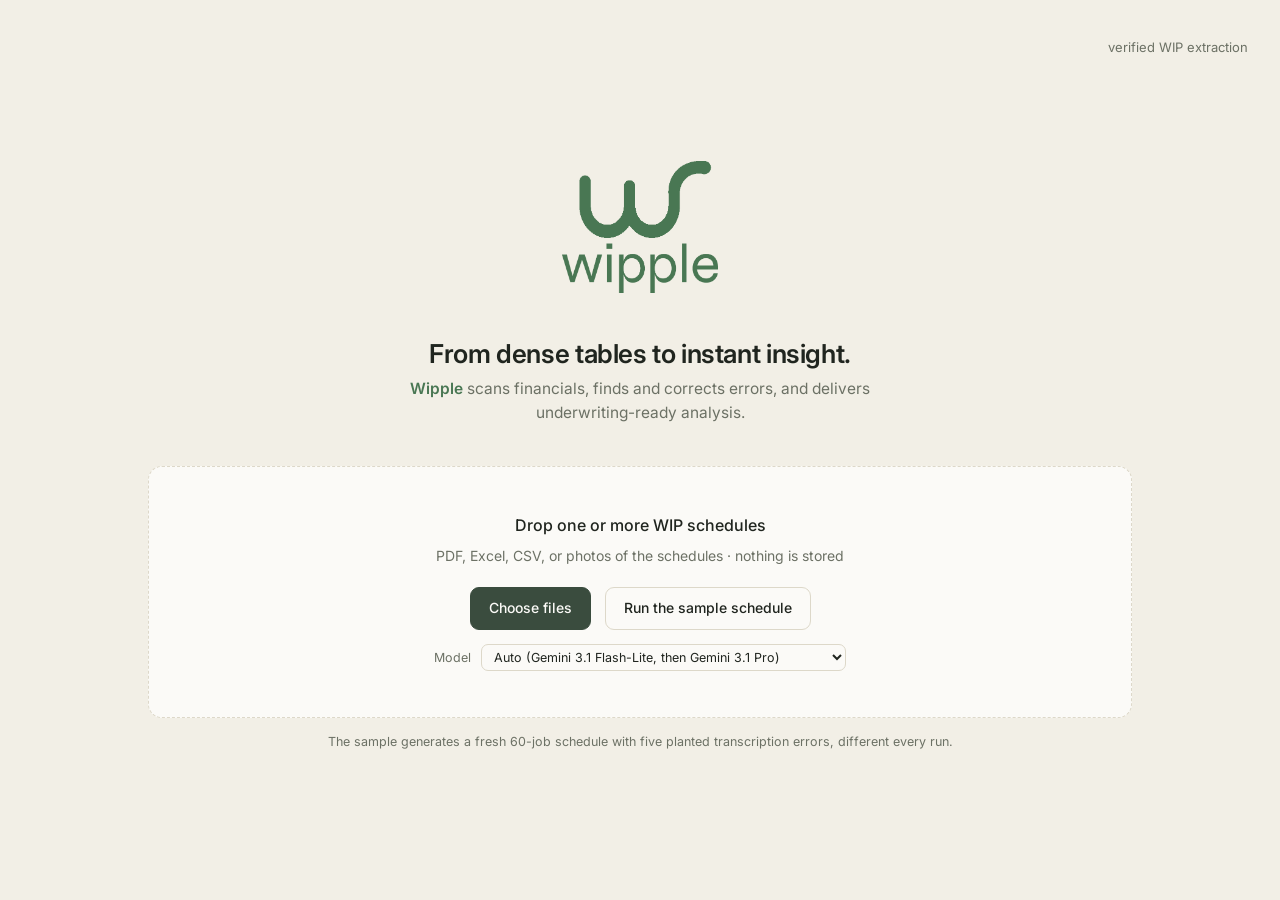
<file: static/index.html>
<!doctype html>
<html lang="en">
<head>
<meta charset="utf-8">
<meta name="viewport" content="width=device-width, initial-scale=1">
<title>wipple · verified WIP extraction</title>
<link rel="preconnect" href="https://fonts.googleapis.com">
<link href="https://fonts.googleapis.com/css2?family=Inter:wght@400;500;600&display=swap" rel="stylesheet">
<link rel="stylesheet" href="/static/styles/wipple.css">
</head>
<body>
<div class="wrap">
<header>
  <!-- Starts hidden because the landing is the default view; show() reveals
       it on every other view. -->
  <div class="mark" style="visibility:hidden"><img id="headerLogo" src="/static/logo/logo2_bw.png" alt="wipple" style="height:30px;display:block"></div>
  <nav id="nav" class="hidden" style="display:flex;gap:8px">
    <button class="btn" id="newScan">New scan</button>
    <button class="btn hidden" id="navBatch">Validations</button>
    <button class="btn hidden" id="navMatch">Job matching</button>
    <button class="btn hidden" id="navConsolidated">Validated WIP</button>
    <button class="btn hidden" id="navTrends">Analysis</button>
    <button class="btn" id="navCert">Validation</button>
    <button class="btn" id="navDash">Analysis</button>
  </nav>
  <div class="tag" id="tagline">verified WIP extraction</div>
</header>

<section id="landing">
  <img class="hero-logo" id="heroLogo" src="/static/logo/wipple-text-logo.png" alt="wipple">
  <h1>From dense tables to instant insight.</h1>
  <p class="sub"><em>Wipple</em> scans financials, finds and corrects errors, and delivers underwriting-ready analysis.</p>
  <div class="drop" id="drop">
    <strong>Drop one or more WIP schedules</strong>
    <p>PDF, Excel, CSV, or photos of the schedules · nothing is stored</p>
    <div class="actions">
      <button class="btn primary" id="pick">Choose files</button>
      <button class="btn" id="sample">Run the sample schedule</button>
    </div>
    <div style="margin-top:14px;font-size:12.5px;color:var(--muted)">
      <label for="model">Model</label>
      <select id="model" style="margin-left:6px;font:inherit;color:var(--ink);background:var(--surface);border:1px solid var(--line);border-radius:7px;padding:4px 8px">
        <option value="">Auto (Gemini 3.1 Flash-Lite, then Gemini 3.1 Pro)</option>
        <optgroup label="Gemini">
          <option value="gemini-3.1-flash-lite">Gemini 3.1 Flash-Lite · proven default</option>
          <option value="gemini-3.5-flash-lite">Gemini 3.5 Flash-Lite · efficient document extraction</option>
          <option value="gemini-3.6-flash">Gemini 3.6 Flash · latest workhorse</option>
          <option value="gemini-3.5-flash">Gemini 3.5 Flash · stronger, higher cost</option>
          <option value="gemini-3-flash-preview">Gemini 3 Flash Preview</option>
          <option value="gemini-3.1-pro-preview">Gemini 3.1 Pro Preview · strongest retry</option>
        </optgroup>
        <optgroup label="Claude · experimental">
          <option value="claude-haiku-4-5">Claude Haiku 4.5</option>
          <option value="claude-sonnet-5">Claude Sonnet 5</option>
          <option value="claude-opus-4-8">Claude Opus 4.8</option>
        </optgroup>
        <optgroup label="OpenAI">
          <option value="gpt-5.6-luna">GPT-5.6 Luna · efficient</option>
          <option value="gpt-5.6-terra">GPT-5.6 Terra · balanced</option>
          <option value="gpt-5.6-sol">GPT-5.6 Sol · strongest</option>
        </optgroup>
      </select>
    </div>
  </div>
  <p class="quiet">The sample generates a fresh 60-job schedule with five planted transcription errors, different every run.</p>
  <input type="file" id="file" accept=".pdf,.xlsx,.xlsm,.csv,.tsv,.png,.jpg,.jpeg,.webp" class="hidden" multiple>
</section>

<section id="processing" class="hidden">
  <!-- The blue/green/red cycle images never shipped, so every load 404'd four
       times and fell through to the text mark. One real lockup, still pulsing. -->
  <div class="loader-logo" aria-hidden="true">
    <img id="loaderLogoImage" src="/static/logo/wipple-text-logo.png" alt="">
    <span class="loader-logo-fallback mark">w<span>i</span>pple</span>
  </div>
  <div class="batch-progress hidden" id="batchProgress">
    <div class="batch-progress-top"><strong id="batchProgressCount">0 of 0 complete</strong>
      <span id="batchProgressFile"></span></div>
    <div class="batch-progress-track" aria-hidden="true"><span id="batchProgressBar"></span></div>
  </div>
  <div class="batch-lanes hidden" id="batchLanes"></div>
  <div class="log" id="log"></div>
</section>

<div id="secnav" class="hidden"></div>

<section id="certificate" class="hidden"></section>

<section id="dash" class="hidden"></section>

<section id="batch" class="hidden"></section>

<section id="matching" class="hidden flow-page"></section>

<section id="mapping" class="hidden"></section>

<section id="consolidated" class="hidden flow-page"></section>

<section id="timeseries" class="hidden flow-page"></section>

<section id="err" class="hidden">
  <h2>Couldn't read that document</h2>
  <p id="errmsg"></p>
  <div class="actions" style="margin-top:22px">
    <button class="btn" id="startOver">Start over</button>
  </div>
</section>
</div>

<script src="/static/job_matching.js"></script>
<script src="/static/wip_math.js"></script>
<script src="/static/mapping_ui.js"></script>
<script src="/static/review_refinement.js"></script>
<script src="/static/app/00-core.js"></script>
<script src="/static/app/01-app-state.js"></script>
<script src="/static/app/05-static-events.js"></script>
<script src="/static/app/10-state-batch.js"></script>
<script src="/static/app/15-totals.js"></script>
<script src="/static/app/20-portfolio.js"></script>
<script src="/static/app/30-document.js"></script>
<script src="/static/app/40-validation.js"></script>
<script src="/static/app/50-analysis.js"></script>
<script src="/static/app/55-job-modal.js"></script>
<script src="/static/app/60-printing.js"></script>
</body>
</html>
</file>
<file: static/styles/wipple.css>
:root{
  --paper:#F2EFE6; --surface:#FBFAF7; --ink:#20251F; --muted:#6C7165;
  --sage:#5C7160; --sage-deep:#3A4C3E; --brick:#A3402F; --amber:#92671E;
  --line:#DDD8C9; --line-soft:#E8E4D7;
  --brand:#497753;   /* sampled from the logo mark itself */
}
*{box-sizing:border-box;margin:0}
html{scroll-behavior:smooth}
@media (prefers-reduced-motion: reduce){html{scroll-behavior:auto}
  *,*::before,*::after{animation:none!important;transition:none!important}}
body{background:var(--paper);color:var(--ink);
  font:400 15.5px/1.6 Inter,system-ui,sans-serif;
  -webkit-font-smoothing:antialiased}
.wrap{max-width:1040px;margin:0 auto;padding:0 28px}
.num{font-variant-numeric:tabular-nums}
button{font:inherit;cursor:pointer}
input[type=checkbox]{accent-color:var(--sage-deep);width:15px;height:15px;cursor:pointer}
:focus-visible{outline:2px solid var(--sage-deep);outline-offset:2px}
.hidden{display:none!important}

header{padding:22px 32px;margin:0 calc(50% - 50vw);display:flex;align-items:baseline;justify-content:space-between}
.mark{font:600 24px Inter,system-ui,sans-serif;color:var(--sage-deep);letter-spacing:-.01em}
.mark span{color:var(--sage)}
.tag{font-size:13px;color:var(--muted)}

/* landing */
#landing{padding:9vh 0 12vh;text-align:center}
/* max-width keeps the measure readable, so the blocks need auto side margins
   to sit centered rather than centering their text inside a left-hung box. */
#landing h1,#landing .sub{margin-left:auto;margin-right:auto}
/* The source lockup is 511x431, so anything up to 215px tall still renders
   sharp on a 2x display. Past that it needs re-exporting, not stretching. */
/* Centered mark over a left-aligned value prop: `auto` side margins only,
   so the headline and subhead keep their own left edge. */
.hero-logo{display:block;height:132px;width:auto;margin:0 auto 44px}
@media(max-width:620px){.hero-logo{height:100px;margin-bottom:20px}}
h1{font:600 26px/1.3 Inter,system-ui,sans-serif;letter-spacing:-.015em;max-width:30ch}
h1 em{font-style:normal;color:var(--sage-deep)}
.sub{margin:18px 0 40px;color:var(--muted);max-width:52ch}
/* The brand name lifts out of the muted subhead in the logo's own green
   rather than the darker --sage-deep used for in-copy emphasis. */
.sub em{font-style:normal;font-weight:600;color:var(--brand)}
/* The headline belongs to the sentence under it, not to the logo above it.
   Scoped to the landing: .sub is also a subtitle in the print report. */
#landing .sub{margin-top:6px}
.drop{border:1.5px dashed var(--line);border-radius:14px;background:var(--surface);
  padding:46px 32px;text-align:center;transition:border-color .15s}
.drop.on{border-color:var(--sage)}
.drop p{color:var(--muted);font-size:14px}
.drop strong{display:block;font-weight:500;color:var(--ink);font-size:16px;margin-bottom:6px}
.actions{display:flex;gap:14px;justify-content:center;margin-top:20px;flex-wrap:wrap}
.btn{border:1px solid var(--line);background:var(--surface);border-radius:9px;
  padding:9px 18px;font-weight:500;font-size:14px;color:var(--ink)}
.btn:hover{border-color:var(--sage)}
.btn.primary{background:var(--sage-deep);border-color:var(--sage-deep);color:#FBFAF7}
.btn.primary:hover{background:#2E3D31}
.quiet{font-size:12.5px;color:var(--muted);text-align:center;margin-top:14px}
.batch-intro{display:flex;align-items:end;justify-content:space-between;gap:20px;margin-bottom:24px}
.batch-intro h2{font:600 32px/1.2 Inter,system-ui,sans-serif;letter-spacing:-.015em}
.batch-intro p{color:var(--muted);font-size:14px;max-width:52ch;margin-top:6px}
.batch-intro-actions{display:flex;align-items:center;justify-content:flex-end;gap:10px;flex-wrap:wrap}
.quiet-btn{background:transparent;border-color:var(--line-soft);color:var(--muted)}
.quiet-btn:hover{border-color:var(--line);color:var(--ink)}
.batch-intro .next-arrow{font-size:18px;line-height:0;margin-left:6px}
.batch-grid{display:grid;grid-template-columns:repeat(auto-fit,minmax(260px,1fr));gap:12px}
.batch-card{background:var(--surface);border:1px solid var(--line-soft);border-radius:12px;padding:15px 18px 16px;display:flex;flex-direction:column;gap:10px;min-width:0}
.batch-card.failed{border-color:#DFC3BA;background:#FAF3F0}
.batch-card.needs-review{border-color:#D9C28F}
.batch-top{display:flex;align-items:start;justify-content:space-between;gap:12px}
.batch-name{font-weight:600;overflow:hidden;text-overflow:ellipsis;white-space:nowrap;min-width:0}
.batch-state{font-size:10.5px;font-weight:600;letter-spacing:.05em;text-transform:uppercase;border-radius:999px;padding:2px 8px;white-space:nowrap;background:#E4E9E1;color:var(--sage-deep)}
.batch-card.failed .batch-state{background:#F2DDD6;color:var(--brick)}
.batch-meta{font-size:12.5px;color:var(--muted);min-height:40px}
.batch-card .btn{align-self:flex-start}
.batch-validation{display:flex;align-items:center;gap:9px;border-radius:9px;padding:8px 11px;font-size:13px;font-weight:600}
.batch-validation .btn{margin-left:auto;flex:none;font-size:12.5px;padding:5px 12px;white-space:nowrap}
.batch-top .btn{flex:none;white-space:nowrap}
.batch-validation .validation-icon{display:grid;place-items:center;width:23px;height:23px;border-radius:999px;flex:none;font-size:13px}
.batch-validation-copy{display:flex;flex-direction:column;gap:2px;line-height:1.35}
.batch-validation-note{font-size:11px;font-weight:500;color:var(--amber)}
.batch-validation.ok{background:#E7EDE4;color:var(--sage-deep)}
.batch-validation.ok .validation-icon{background:var(--sage-deep);color:white}
.batch-validation.corrected{background:#E7EDE4;color:var(--sage-deep)}
.batch-validation.corrected .validation-icon{background:var(--sage-deep);color:white}
.batch-validation.review{background:#F4DFD8;color:var(--brick)}
.batch-validation.review .validation-icon{background:var(--brick);color:white}
.batch-actions{display:flex;gap:8px;flex-wrap:wrap;margin-top:auto}
.batch-actions .btn{align-self:auto}
.batch-period{margin:0 0 28px}
.batch-period-head{display:flex;align-items:baseline;gap:10px;margin:0 0 10px}
.batch-period-head h3{font:600 19px Inter,system-ui,sans-serif;letter-spacing:-.015em}
.batch-period-head span{font-size:12px;color:var(--muted)}
#batch{padding:30px 0 105px}
.batch-fields{display:grid;grid-template-columns:1fr 1fr;gap:9px}
.batch-field label{display:block;font-size:10.5px;letter-spacing:.06em;text-transform:uppercase;color:var(--muted);margin-bottom:3px}
.batch-field input,.batch-field select,.period-select{width:100%;font:inherit;font-size:13px;color:var(--ink);background:var(--surface);border:1px solid var(--line);border-radius:7px;padding:7px 8px}
.batch-field.missing input,.batch-field.missing select{border-color:var(--brick);background:#FFF9F6}
.batch-needed{font-size:11.5px;color:var(--brick);margin-top:4px}
.btn:disabled{cursor:not-allowed;opacity:.45}
.flow-page{padding:30px 0 75px}
.flow-head{display:flex;align-items:end;justify-content:space-between;gap:18px;margin-bottom:22px}
.flow-head h2{font:600 32px/1.2 Inter,system-ui,sans-serif;letter-spacing:-.015em}
.flow-head p{font-size:13.5px;color:var(--muted);max-width:58ch;margin-top:5px}
.match-summary{display:flex;gap:8px;flex-wrap:wrap}
.match-summary span{font-size:11.5px;border:1px solid var(--line);border-radius:999px;padding:3px 10px;background:var(--surface)}
.match-work{display:grid;grid-template-columns:minmax(260px,.8fr) minmax(360px,1.2fr);gap:14px;margin-bottom:18px}
.match-workspace{background:#E9E5D9;border:1px solid var(--line);border-radius:14px;padding:10px;margin-bottom:18px}
.match-workspace-head{display:flex;align-items:center;justify-content:center;gap:9px;padding:5px 8px 12px;font-size:12px;font-weight:600;color:var(--sage-deep);letter-spacing:.02em}
.match-workspace-head .arrow{font-size:16px}
.match-workspace .match-work{margin-bottom:0}
.match-panel{background:var(--surface);border:1px solid var(--line-soft);border-radius:12px;padding:18px;min-width:0}
.match-panel h3{font:500 15px Inter;margin-bottom:12px}
.match-current{background:var(--paper);border:1px solid var(--line-soft);border-radius:9px;padding:14px}
.match-id{font-size:11.5px;color:var(--sage-deep);font-weight:600}
.match-name{font:600 18px/1.3 Inter,system-ui,sans-serif;margin-top:2px;overflow:hidden;text-overflow:ellipsis;white-space:nowrap}
.match-source{font-size:12px;color:var(--muted);margin-top:5px}
.match-facts{display:grid;grid-template-columns:1fr 1fr;gap:6px 12px;margin-top:13px;font-size:12px}
.match-facts span{display:flex;justify-content:space-between;gap:8px;border-top:1px solid var(--line-soft);padding-top:5px}
.candidate{border-top:1px solid var(--line-soft);padding:11px 0}
.candidate:first-of-type{border-top:0}
.candidate-main{display:grid;grid-template-columns:minmax(190px,.8fr) minmax(330px,1.4fr) auto;gap:16px;align-items:center}
.candidate strong{display:block;font-size:13.5px;overflow:hidden;text-overflow:ellipsis;white-space:nowrap}
.candidate small{display:block;color:var(--muted);font-size:11.5px;margin-top:2px}
.candidate .match-facts{background:var(--paper);border-radius:7px;padding:8px 10px;margin:0}
.unmatched-list{display:flex;flex-direction:column;gap:12px;margin-bottom:18px}
.unmatched-card{background:var(--surface);border:1px solid var(--line-soft);border-radius:12px;padding:16px 18px}
.unmatched-head{display:grid;grid-template-columns:minmax(210px,1fr) minmax(320px,1.4fr) auto;gap:18px;align-items:center}
.unmatched-identity{min-width:0}
.unmatched-identity strong{display:block;font:600 17px/1.3 Inter,system-ui,sans-serif;overflow:hidden;text-overflow:ellipsis;white-space:nowrap}
.unmatched-identity small{display:block;color:var(--muted);font-size:11.5px;margin-top:3px}
.unmatched-head .match-facts{margin:0}
.unmatched-options{margin-top:12px}
.unmatched-options>summary{display:flex;align-items:center;gap:10px;cursor:pointer;color:var(--sage-deep);font-size:13px;font-weight:600;list-style:none;border:1px solid var(--line);border-radius:9px;background:var(--paper);padding:10px 12px}
.unmatched-options>summary:hover{background:#ECE9E0;border-color:var(--sage)}
.unmatched-options>summary::-webkit-details-marker{display:none}
.unmatched-options>summary::before{content:"›";display:grid;place-items:center;width:22px;height:22px;border-radius:999px;background:var(--sage-deep);color:white;font-size:22px;line-height:1;transform-origin:center;transition:transform .15s}
.unmatched-options[open]>summary::before{transform:rotate(90deg)}
.unmatched-options .expand-hint{margin-left:auto;color:var(--muted);font-size:11px;font-weight:400}
.reviewed-list{margin:18px 0}
.reviewed-list>h3{font:500 15px Inter;margin-bottom:8px}
.reviewed-decision{opacity:.68;padding:0 18px}
.reviewed-decision[open]{opacity:1}
.reviewed-decision.focused{animation:decisionfocus 1.5s ease-out}
@keyframes decisionfocus{0%{box-shadow:0 0 0 4px rgba(92,113,96,.28)}100%{box-shadow:0 0 0 0 transparent}}
.reviewed-decision>summary{display:grid;grid-template-columns:minmax(220px,1fr) minmax(220px,1fr) auto;gap:16px;align-items:center;padding:13px 0;cursor:pointer;list-style:none}
.reviewed-decision>summary::-webkit-details-marker{display:none}
.reviewed-decision .decision-state{font-size:12px;color:var(--sage-deep)}
.reviewed-body{border-top:1px solid var(--line-soft);padding:12px 0 14px}
.reviewed-comparison{display:grid;grid-template-columns:1fr 1fr;gap:14px}
.decision-dimmed{position:relative;min-height:74px}
.decision-dimmed>:not(.decision-overlay){opacity:.24;filter:blur(1px);pointer-events:none}
.decision-overlay{position:absolute;inset:0;z-index:3;display:flex;align-items:center;justify-content:center;gap:12px;border-radius:inherit;background:rgba(251,250,247,.78);backdrop-filter:blur(2px)}
.decision-overlay strong{font-size:13px;color:var(--sage-deep)}
.matched-list{background:var(--surface);border:1px solid var(--line-soft);border-radius:12px;padding:16px 18px}
.matched-list h3{font:500 15px Inter;margin-bottom:8px}
.match-row{display:grid;grid-template-columns:minmax(180px,1fr) 1.5fr auto;gap:14px;align-items:center;border-top:1px solid var(--line-soft);padding:9px 0;font-size:12.5px}
.match-row:first-of-type{border-top:0}
.match-row .periods{color:var(--muted)}
.linked-group{border-top:1px solid var(--line-soft)}
.linked-group:first-of-type{border-top:0}
.linked-group>summary{display:grid;grid-template-columns:minmax(180px,1fr) 1.5fr auto;gap:14px;align-items:center;padding:10px 0;cursor:pointer;list-style:none}
.linked-group>summary::-webkit-details-marker{display:none}
.linked-group>summary strong::before{content:"▸ ";font-size:10px;color:var(--sage-deep)}
.linked-group[open]>summary strong::before{content:"▾ "}
.linked-observations{background:var(--paper);border-radius:8px;padding:8px 12px;margin:0 0 10px}
.linked-observation{display:grid;grid-template-columns:minmax(180px,1fr) minmax(320px,1.4fr);gap:16px;border-top:1px solid var(--line-soft);padding:9px 0}
.linked-observation:first-child{border-top:0}
.linked-observation .match-source{margin:0}
.table-card{background:var(--surface);border:1px solid var(--line-soft);border-radius:12px;padding:16px 18px;overflow:hidden}
.table-card-head{display:flex;align-items:center;justify-content:space-between;gap:12px;margin-bottom:4px}
.table-card-head h3{font:500 15px Inter}
.table-card-head p{font-size:11px;color:var(--muted)}
.table-card .tablewrap{overflow:auto;max-height:62vh}
.status-pill{font-size:10px;border-radius:999px;padding:2px 7px;background:#E4E9E1;color:var(--sage-deep);text-transform:uppercase;letter-spacing:.04em}
.status-pill.completed{background:#E7E5DE;color:var(--muted)}
.conflict-pill{color:var(--brick);font-size:11px}

/* sparse schedule column mapping */
#mapping{padding:24px 0 72px}
.mapping-wide{width:min(1420px,calc(100vw - 40px));margin-left:50%;transform:translateX(-50%)}
.mapping-head{display:flex;align-items:end;justify-content:space-between;gap:18px;margin-bottom:16px}
.mapping-head h2{font:600 28px/1.2 Inter,system-ui,sans-serif;letter-spacing:-.015em}
.mapping-head p{font-size:13px;color:var(--muted);margin-top:5px}
.mapping-layout{display:grid;grid-template-columns:minmax(0,1fr) 286px;gap:14px;align-items:start}
.mapping-table-card{background:var(--surface);border:1px solid var(--line-soft);border-radius:13px;overflow:hidden;min-width:0}
.mapping-table-note{display:flex;align-items:center;justify-content:space-between;gap:12px;padding:10px 14px;border-bottom:1px solid var(--line-soft);font-size:11.5px;color:var(--muted)}
.mapping-table-note span:first-child{color:var(--sage-deep);font-weight:600}
.mapping-scroll{overflow:auto;max-height:calc(100vh - 205px)}
.mapping-grid{border-collapse:separate;border-spacing:0;width:max-content;min-width:100%;font-size:12px}
.mapping-grid th,.mapping-grid td{min-width:152px;max-width:190px;padding:7px 9px;border-right:1px solid var(--line-soft);border-bottom:1px solid var(--line-soft);background:var(--surface);text-align:right}
.mapping-grid th{position:sticky;top:0;z-index:3;padding:9px;background:#F7F5EF;vertical-align:top}
.mapping-grid th:first-child,.mapping-grid td:first-child{position:sticky;left:0;z-index:2;min-width:190px;max-width:240px;text-align:left;background:var(--surface)}
.mapping-grid th:first-child{z-index:4;background:#F7F5EF}
.mapping-grid tr:last-child td{border-bottom:0}
.mapping-grid th:last-child,.mapping-grid td:last-child{border-right:0}
.mapping-doc-head{display:block;min-height:30px;margin-bottom:7px;color:var(--ink);font-size:11px;font-weight:600;line-height:1.3;white-space:normal;overflow-wrap:anywhere}
.mapping-select{display:block;width:100%;min-height:31px;border:1px solid var(--line);border-radius:7px;background:var(--surface);color:var(--ink);font:500 11px Inter,system-ui,sans-serif;padding:5px 24px 5px 7px;cursor:pointer}
.mapping-select.suggested{background:#E7EDE4;border-color:#C5D2C1;color:var(--sage-deep)}
.mapping-select.user{background:#EEF1EA;border-color:var(--sage-deep)}
.mapping-select.inferred{background:#E8F1F5;border-color:#B9CFD8;color:#315E70}
.mapping-select.unmapped{color:var(--muted);font-weight:400;background:var(--surface)}
.mapping-validation-note{display:block;min-height:13px;margin-top:4px;color:#477184;font-size:9.5px;font-weight:500;line-height:1.25;text-align:left}
.mapping-reference{display:block;min-height:31px;padding:6px 0;color:var(--muted);font-size:10.5px;font-weight:400}
.mapping-rail{position:sticky;top:14px;background:var(--surface);border:1px solid var(--line-soft);border-radius:13px;padding:16px;box-shadow:0 8px 28px rgba(32,37,31,.06)}
.mapping-score{display:flex;align-items:baseline;justify-content:space-between;gap:10px}
.mapping-score strong{font:600 25px/1 Inter,system-ui,sans-serif;color:var(--sage-deep)}
.mapping-score span{font-size:10.5px;letter-spacing:.07em;text-transform:uppercase;color:var(--muted)}
.mapping-meter{display:grid;grid-template-columns:repeat(3,1fr);gap:5px;margin:11px 0 13px}
.mapping-meter span{height:5px;border-radius:999px;background:var(--line)}
.mapping-meter span.on{background:var(--sage)}
.mapping-rail h3{font:600 16px/1.3 Inter,system-ui,sans-serif;letter-spacing:-.01em}
.mapping-rail-copy{font-size:12px;color:var(--muted);margin-top:5px;line-height:1.5}
.mapping-groups{margin:14px 0 15px;border-top:1px solid var(--line-soft)}
.mapping-group{display:grid;grid-template-columns:20px minmax(0,1fr);gap:8px;padding:9px 0;border-bottom:1px solid var(--line-soft)}
.mapping-group-mark{display:grid;place-items:center;width:18px;height:18px;margin-top:1px;border-radius:999px;background:var(--paper);color:var(--muted);font-size:10px;font-weight:700}
.mapping-group.done .mapping-group-mark{background:var(--sage-deep);color:white}
.mapping-group strong{display:block;font-size:11.5px;font-weight:600}
.mapping-group small{display:block;color:var(--muted);font-size:10.5px;line-height:1.35;margin-top:1px}
.mapping-conflict{min-height:18px;color:var(--brick);font-size:10.5px;line-height:1.35;margin:0 0 8px}
.mapping-rail .btn{width:100%}
.mapping-derived{font-size:10.5px;color:var(--sage-deep);text-align:center;margin:8px 0 0}
@media(max-width:900px){
  .mapping-wide{width:min(100%,calc(100vw - 28px))}
  .mapping-layout{grid-template-columns:1fr}
  .mapping-rail{position:static;grid-row:1;padding:13px 15px}
  .mapping-groups{display:grid;grid-template-columns:repeat(3,1fr);gap:8px;border:0;margin:11px 0}
  .mapping-group{border:1px solid var(--line-soft);border-radius:8px;padding:8px}
  .mapping-scroll{max-height:60vh}
}
@media(max-width:620px){
  .mapping-head{align-items:start;flex-direction:column}
  .mapping-groups{grid-template-columns:1fr}
  .mapping-table-note span:last-child{display:none}
}

.trend-cards{display:grid;grid-template-columns:repeat(3,1fr);gap:12px;margin-bottom:14px}
.trend-card{background:var(--surface);border:1px solid var(--line-soft);border-radius:11px;padding:16px}
.trend-card .lab{font-size:11px;letter-spacing:.07em;text-transform:uppercase;color:var(--muted)}
.trend-card .val{font:500 24px Inter;margin-top:5px}
.trend-card.emphasis{background:#F8ECE7;border-color:#E4B8A8}
.trend-card.emphasis .lab,.trend-card.emphasis .val{color:var(--brick)}
.trend-card.borrow{background:#F6F0E2;border-color:#D9C28F}
.trend-card.borrow .lab,.trend-card.borrow .val{color:var(--amber)}
.trend-card.anomaly{background:#F6F0E2;border-color:#D9C28F}
.trend-card.anomaly .lab,.trend-card.anomaly .val{color:var(--amber)}
.anomaly-badge,.cost-badge{display:inline-block;border-radius:999px;padding:1px 6px;font-size:9px;font-weight:600;letter-spacing:.03em;text-transform:uppercase;vertical-align:1px}
.anomaly-badge{background:#F2E7CF;color:var(--amber)}
.cost-badge{background:#E4E9E1;color:var(--sage-deep)}
.time-series-section tr.anomaly-row td{background:#FFFCF5}
.time-series-section{border-top:1px solid var(--line-soft);margin-top:18px;padding-top:18px}
.time-series-section h4{font:500 16px Inter;margin-bottom:12px}
.time-series-section h4 small{display:block;color:var(--muted);font-size:11.5px;font-weight:400;margin-top:3px}
.time-series-section .tablewrap{max-height:420px;overflow:auto}
.time-series-section .trend-cards{grid-template-columns:repeat(2,minmax(0,1fr))}
.fade-badge{display:inline-block;margin-left:6px;border-radius:999px;padding:1px 6px;background:#F2DDD6;color:var(--brick);font-size:9px;font-weight:600;letter-spacing:.03em;text-transform:uppercase;vertical-align:1px}
.analysis-switcher{display:flex;align-items:center;gap:8px;overflow-x:auto;padding:10px 12px;margin:0 0 14px;background:#E9E5D9;border:1px solid var(--line);border-radius:11px}
.analysis-switcher>span{font-size:10.5px;font-weight:600;letter-spacing:.07em;text-transform:uppercase;color:var(--muted);white-space:nowrap;margin-right:3px}
.analysis-switcher .btn{background:var(--surface);white-space:nowrap}
.analysis-switcher .btn.on{background:var(--sage-deep);border-color:var(--sage-deep);color:white}
.analysis-topline{display:flex;align-items:center;justify-content:space-between;gap:12px;margin-bottom:14px}
.analysis-topline .analysis-switcher{flex:1;margin:0}
.dedupe-key{font-size:11px;color:var(--muted);margin:10px 2px 0}
.dedupe-mark{font-size:8px;color:var(--sage-deep);vertical-align:top;margin-left:1px}
.consolidated-table.scroll-table{table-layout:auto;min-width:1900px;font-size:11.5px;white-space:nowrap}
.consolidated-table.scroll-table th,.consolidated-table.scroll-table td{padding:6px 8px}
.consolidated-table.compact-table{table-layout:fixed;font-size:10.25px;white-space:normal}
.consolidated-table.compact-table th{padding:5px 2px;font-size:9px;line-height:1.08;white-space:normal;overflow-wrap:normal}
.consolidated-table.compact-table td{padding:4px 2px;white-space:nowrap;overflow:hidden;text-overflow:ellipsis}
.consolidated-table.compact-table th:nth-child(1),.consolidated-table.compact-table td:nth-child(1){width:5%;text-align:left}
.consolidated-table.compact-table th:nth-child(2),.consolidated-table.compact-table td:nth-child(2){width:11%;text-align:left}
.consolidated-table.compact-table th:nth-child(n+3),.consolidated-table.compact-table td:nth-child(n+3){width:5.25%}
.consolidated-table .history-col{border-right:6px solid var(--paper);background:#EEF0EA;text-align:left;min-width:96px}
.consolidated-table .history-col strong{font-size:8.5px}
.consolidated-table .history-col small{display:block;color:var(--muted);font-size:7.5px;line-height:1.1;margin-top:1px;white-space:normal}
.consolidated-table .group-row td{background:var(--paper);color:var(--sage-deep);font-weight:600;font-size:9px;letter-spacing:.06em;text-transform:uppercase;text-align:left;border-top:2px solid var(--line);padding:5px 7px}
.consolidated-table .section-total td{font-weight:600;background:#F7F5EF;border-top:1px solid var(--line)}
.consolidated-table tfoot td{font-size:8.5px}
.validated-modal .wm-body{padding:0 18px 18px}
.validated-modal .tablewrap{max-height:none;overflow:visible}
.validated-modal .consolidated-table{min-width:0;font-size:10.25px}
@media(max-width:760px){
  .batch-intro,.flow-head{align-items:start;flex-direction:column}
  .batch-grid,.match-work,.trend-cards{grid-template-columns:1fr}
  .candidate-main,.time-series-section .trend-cards{grid-template-columns:1fr}
  .candidate-main .btn{justify-self:start}
  .unmatched-head,.linked-observation{grid-template-columns:1fr}
  .reviewed-decision>summary,.reviewed-comparison{grid-template-columns:1fr}
  .unmatched-head .btn{justify-self:start}
  .match-row{grid-template-columns:1fr auto}.match-row .periods{grid-column:1/-1;grid-row:2}
  .linked-group>summary{grid-template-columns:1fr auto}.linked-group>summary .periods{grid-column:1/-1;grid-row:2}
  .analysis-topline{align-items:stretch;flex-direction:column}
  .analysis-topline>.analysis-actions{align-self:flex-end}
}

/* processing */
#processing{padding:5vh 0 7vh}
/* Box matches the lockup's 511x431 aspect so contain has nothing to letterbox.
   No animation: the per-document progress lines carry the liveness now. */
.loader-logo{position:relative;width:114px;height:96px;margin:0 auto 24px}
.loader-logo img{position:absolute;inset:0;width:100%;height:100%;object-fit:contain}
.loader-logo-fallback{display:none;text-align:center;line-height:96px;font-size:30px}
.loader-logo.noimg img{display:none}
.loader-logo.noimg .loader-logo-fallback{display:block}
.batch-progress{max-width:560px;margin:0 auto 18px}
.batch-progress-top{display:flex;align-items:baseline;justify-content:space-between;gap:18px;margin-bottom:8px}
.batch-progress-top strong{font-size:14px;font-weight:600}
.batch-progress-top span{font-size:12px;color:var(--muted);max-width:55%;overflow:hidden;text-overflow:ellipsis;white-space:nowrap}
.batch-progress-track{height:7px;border-radius:999px;background:#E1DDD1;overflow:hidden}
.batch-progress-track span{display:block;width:0;height:100%;border-radius:inherit;background:var(--sage-deep);transition:width .25s ease}
/* Concurrent batch: one lane per document, each narrating its own stream. */
.batch-lanes{max-width:560px;max-height:330px;overflow-y:auto;margin:0 auto;display:flex;flex-direction:column;gap:6px;text-align:left}
.lane{display:grid;grid-template-columns:20px minmax(0,1fr) minmax(0,1.3fr);align-items:center;gap:10px;
  padding:8px 11px;border:1px solid var(--line);border-radius:9px;background:var(--surface);font-size:12.5px}
.lane.queued{opacity:.5}
.lane-dot{display:grid;place-items:center;width:20px;height:20px;border-radius:999px;flex:none;
  background:#E4E9E1;color:var(--sage-deep);font-size:11px;font-weight:700}
.lane.failed .lane-dot{background:#F2DDD6;color:var(--brick)}
.lane-name{font-weight:600;overflow:hidden;text-overflow:ellipsis;white-space:nowrap}
.lane-msg{color:var(--muted);overflow:hidden;text-overflow:ellipsis;white-space:nowrap}
@media(max-width:620px){.lane{grid-template-columns:20px minmax(0,1fr)}.lane-msg{grid-column:2}}
.log{max-width:560px;max-height:330px;overflow:hidden;margin:0 auto}
.log .ln{display:flex;gap:12px;padding:9px 0;border-bottom:1px solid var(--line-soft);
  font-size:14.5px;color:var(--muted);animation:rise .35s ease both}
.log .ln:last-child{color:var(--ink)}
.log .dot{color:var(--sage);font-weight:600}
@keyframes rise{from{opacity:0;transform:translateY(5px)}to{opacity:1;transform:none}}

/* certificate */
#certificate{padding:9vh 0 12vh}
.cert{max-width:960px;margin:0 auto;background:var(--surface);
  border:1px solid var(--line);border-radius:4px;padding:8px}
.cert-inner{border:1px solid var(--line);padding:44px 40px;text-align:center}
.cert .kicker{font-size:11.5px;letter-spacing:.14em;text-transform:uppercase;color:var(--muted)}
.cert h2{font:600 30px/1.25 Inter,system-ui,sans-serif;letter-spacing:-.015em;margin:14px 0 10px}
.cert h2.flag{color:var(--brick)}
.cert .body{color:var(--muted);font-size:14.5px;max-width:46ch;margin:0 auto}
.cert .caught{margin:22px auto 0;text-align:left;max-width:46ch;
  border-top:1px solid var(--line-soft);padding-top:18px;font-size:14px}
.cert .caught .row{margin-bottom:10px}
.cert .caught b{font-weight:500}
.cert .caught .num{color:var(--brick)}
.cert .go{margin-top:30px}
.chk{display:flex;gap:11px;text-align:left;padding:9px 0;border-top:1px solid var(--line-soft);font-size:13.5px}
.checks-fold{margin-top:14px}
.checks-fold>div{color:var(--ink)}
.chk:first-of-type{border-top:none}
.chk .ic{font-weight:600;flex:none;width:16px}
.chk .cl{font-weight:500;margin:0}
.chk .cn{color:var(--muted);font-size:12.5px;margin:2px 0 0}
.exc{text-align:left;background:var(--paper);border:1px solid var(--line-soft);border-radius:8px;padding:11px 14px;margin-top:14px;font-size:13px}
.exc .row{margin:6px 0}
.exc b{font-weight:500}
details.more{margin-top:22px;font-size:13px;color:var(--muted);text-align:left}
details.more summary{cursor:pointer;text-align:center;list-style:none;color:var(--sage-deep)}
details.more summary::-webkit-details-marker{display:none}
details.more ul{margin:12px 0 0 18px}
details.more li{margin:3px 0}

/* dashboard */
#dash{padding:30px 0 70px}
.banner{background:#F4E9D8;border:1px solid #E2CFA9;color:var(--amber);
  border-radius:10px;padding:12px 18px;font-size:14px;margin-bottom:22px}
.kpis{display:grid;grid-template-columns:repeat(auto-fit,minmax(150px,1fr));gap:12px;margin-bottom:26px}
.kpi{background:var(--surface);border:1px solid var(--line-soft);border-radius:11px;padding:15px 17px}
.kpi .lab{font-size:11.5px;line-height:1.35;letter-spacing:.08em;text-transform:uppercase;color:var(--muted);display:block;min-height:32px}
.kpi .val{font:500 23px/1.2 Inter;margin-top:5px}
.kpi .val.neg{color:var(--brick)}
.cols{display:flex;flex-direction:column;gap:14px;margin-bottom:18px}
.card{background:var(--surface);border:1px solid var(--line-soft);border-radius:12px;padding:18px 20px}
.card h3{font:500 16px Inter;display:flex;align-items:baseline;gap:8px}
.card h3 small{font-weight:400;font-size:12.5px;color:var(--muted)}
.item{border-top:1px solid var(--line-soft);padding:13px 0}
.item:first-of-type{margin-top:12px}
.item .head{display:flex;gap:10px;align-items:baseline}
.sevr{font-size:11px;font-weight:600;letter-spacing:.05em;border-radius:6px;padding:2px 8px;flex:none}
.sevr.high{background:#F2DDD6;color:var(--brick)}
.sevr.med{background:#F2E7CF;color:var(--amber)}
.sevr.low{background:#E4E9E1;color:var(--sage-deep)}
.item .hl{font-weight:500;font-size:14.5px}
.item .sub2{font-size:13px;color:var(--muted);margin-top:4px}
.item .jobs{margin-top:8px;display:flex;flex-wrap:wrap;gap:6px}
.chip{font-size:12px;border:1px solid var(--line);border-radius:7px;padding:3px 9px;color:var(--muted)}
.sigtab{width:100%;border-collapse:collapse;font-size:12.5px;margin-top:9px}
.sigtab th{font-weight:500;font-size:11px;color:var(--muted);text-align:right;padding:2px 0 5px 16px;border-bottom:1px solid var(--line-soft);white-space:nowrap}
.sigtab th:first-child{text-align:left;padding-left:0}
.sigtab td{padding:5px 0 5px 16px;border-bottom:1px solid var(--line-soft);text-align:right;font-variant-numeric:tabular-nums;white-space:nowrap}
.sigtab td:first-child{text-align:left;padding-left:0;white-space:normal}
.sigtab tbody tr:last-child td{border-bottom:0}
.sigtab tbody tr[data-row]{cursor:pointer}
.sigtab tbody tr[data-row]:hover td{background:var(--paper)}
tr.sigrow-brick>td{background:rgba(163,64,47,.055)}
tr.sigrow-amber>td{background:rgba(146,103,30,.055)}
tr.sigrow-brick>td:first-child{background:#F3E7E3}
tr.sigrow-amber>td:first-child{background:#F2ECDC}
td.sigcell-brick{color:var(--brick);font-weight:600}
td.sigcell-amber{color:var(--amber);font-weight:600}
.sigicons{display:inline-flex;gap:3px;margin-right:8px;vertical-align:-1px}
.sigicon{font-size:10px;line-height:1;padding:3px 4px;border-radius:5px;cursor:help}
.sigicon.brick{color:var(--brick);background:#F2DDD6}
.sigicon.amber{color:var(--amber);background:#F2E7CF}
tr.selrow>td{box-shadow:inset 3px 0 0 var(--sage-deep);background:#EEF1EA}
tr.selrow>td:first-child{background:#E4E9E1!important}
.sigtab tbody tr[data-row],.time-series-section tbody tr[data-group],#bookshape circle[data-row]{cursor:pointer}
.sigtab tbody tr[data-row]:hover td,.time-series-section tbody tr[data-group]:hover td{background:var(--paper)}
.time-series-section .tablewrap{position:relative;border:1px solid var(--line-soft);border-radius:8px}
.time-series-section .tablewrap table{margin-top:0}
.time-series-section .tablewrap thead th{position:sticky;top:0;z-index:3;background:var(--surface);box-shadow:0 1px 0 var(--line)}
.trajectory-card{margin-bottom:18px}
.trajectory-head{display:flex;align-items:flex-start;justify-content:space-between;gap:16px;flex-wrap:wrap}
.trajectory-head h3{display:block}
.trajectory-head h3 small{display:block;margin-top:3px}
.trajectory-controls{display:flex;gap:7px;align-items:center;flex-wrap:wrap}
.trajectory-toggle{border:1px solid var(--line);background:var(--surface);color:var(--muted);border-radius:999px;padding:5px 10px;font:500 11.5px Inter;cursor:pointer}
.trajectory-toggle:hover:not(:disabled){border-color:var(--sage)}
.trajectory-toggle.on{color:var(--ink);border-color:var(--sage-deep);background:#EEF1EA}
.trajectory-toggle[data-filter="trapped_cash"].on,.trajectory-toggle[data-filter="loss_jobs"].on,.trajectory-toggle[data-filter="profit_fade"].on{border-color:#C98274;background:#F8ECE7;color:var(--brick)}
.trajectory-toggle[data-filter="job_borrow"].on{border-color:#D2B56E;background:#F6F0E2;color:var(--amber)}
.trajectory-toggle:disabled{opacity:.38;cursor:not-allowed}
.trajectory-toggle .count{display:inline-block;min-width:17px;margin-left:4px;padding:0 5px;border-radius:999px;background:rgba(32,37,31,.07);font-size:10px;text-align:center}
.trajectory-meta{display:flex;align-items:center;justify-content:space-between;gap:12px;flex-wrap:wrap;margin:9px 0 2px}
.trajectory-summary{font-size:11.5px;color:var(--muted)}
.trajectory-show-toggle{border:0;background:transparent;color:var(--sage-deep);font:600 11.5px Inter;padding:2px 0;cursor:pointer;border-bottom:1px dotted var(--sage)}
.trajectory-show-toggle:hover{color:var(--sage)}
.trajectory-legend{display:flex;gap:6px;flex-wrap:wrap;margin:10px 0 0}
.trajectory-legend-item{display:inline-flex;align-items:center;gap:6px;max-width:250px;border:1px solid var(--line-soft);border-radius:7px;background:var(--paper);color:var(--ink);padding:4px 8px;font:500 10.5px Inter;cursor:pointer}
.trajectory-legend-item:hover,.trajectory-legend-item:focus-visible{border-color:var(--sage);background:#F5F3EC}
.trajectory-legend-item.off{opacity:.45}
.trajectory-legend-item.off .trajectory-legend-dot{background:transparent!important;box-shadow:inset 0 0 0 2px var(--muted)}
.trajectory-legend-open{display:inline-grid;place-items:center;width:16px;height:16px;border-radius:5px;font-size:11px;line-height:1;color:var(--sage-deep);flex:none}
.trajectory-legend-open:hover{background:#E4E9E1}
.trajectory-legend-dot{width:8px;height:8px;border-radius:999px;flex:none}
.trajectory-legend-label{overflow:hidden;text-overflow:ellipsis;white-space:nowrap}
.trajectory-legend-item small{color:var(--muted);font-size:9.5px;white-space:nowrap}
.ts-kpi-label{font-size:10.5px;letter-spacing:.11em;text-transform:uppercase;color:var(--muted);margin:-12px 0 8px;display:flex;align-items:center;gap:10px}
.ts-kpi-label::after{content:"";flex:1;height:1px;background:var(--line-soft)}
.kpi.tint-brick{background:#F8ECE7;border-color:#E4B8A8}
.kpi.tint-brick .lab,.kpi.tint-brick .val{color:var(--brick)}
.kpi.tint-amber{background:#F6F0E2;border-color:#D9C28F}
.kpi.tint-amber .lab,.kpi.tint-amber .val{color:var(--amber)}
.analysis-actions{display:flex;gap:10px;align-items:center;flex:none}
.report-title{display:flex;justify-content:space-between;align-items:flex-end;gap:14px;margin:26px 0 18px}
.report-title h2{font:600 27px/1.2 Inter,system-ui,sans-serif;letter-spacing:-.015em}
.report-title p{font-size:12.5px;color:var(--muted);margin-top:3px}
.report-title .btn{flex:none}
.checks-fold summary::after{content:"\25BE";display:inline-block;margin-left:6px;transition:transform .15s}
.checks-fold[open] summary::after{transform:rotate(180deg)}
.ctab .cause-cell{text-align:right}
.eub-note{font-size:12.5px;background:#F6F4EE;border:1px solid var(--line-soft);border-radius:9px;padding:10px 14px;margin:0 0 12px;line-height:1.55}
.eub-note .jm-link{font-size:12.5px}
.ts-flag{display:inline-block;width:9px;height:9px;border-radius:999px;cursor:help}
.ts-flag.brick{background:var(--brick)}
.ts-flag.sage{background:var(--sage-deep)}
.ts-flag.amber{background:var(--amber)}
.ts-flag.mut{background:#B9B4A5}
.time-series-section th.ts-flag-col,.time-series-section td.ts-flag-cell{text-align:center;padding-left:8px;padding-right:0}
.trajectory-note{font-size:11.5px;color:var(--muted);margin:7px 0 0}
.trajectory-empty{display:grid;place-items:center;min-height:170px;color:var(--muted);font-size:13px;text-align:center;padding:20px;border:1px dashed var(--line-soft);border-radius:9px;margin-top:12px}
.trajectory-series{cursor:pointer;transition:opacity .12s ease}
.trajectory-series.is-dimmed{opacity:.14}
.trajectory-hit{stroke:transparent;stroke-width:16;fill:none;pointer-events:stroke}
.trajectory-line{fill:none;stroke-width:2.35;stroke-linecap:round;stroke-linejoin:round;pointer-events:none}
.trajectory-series.is-focused .trajectory-line{stroke-width:3.6}
.trajectory-point{stroke:var(--surface);stroke-width:1.6;pointer-events:auto}
.trajectory-series.is-focused .trajectory-point{stroke-width:2.6}
.trajectory-clip{font-size:10px;font-weight:600;pointer-events:none}
.signal-more{font-size:11.5px;color:var(--muted);margin-top:7px}
.receipt.wide{margin-left:calc(50% - min(50vw - 24px,720px));margin-right:calc(50% - min(50vw - 24px,720px));transition:margin .2s ease}
.wipmodal{position:fixed;inset:0;background:rgba(32,37,31,.32);backdrop-filter:blur(7px);-webkit-backdrop-filter:blur(7px);z-index:60;display:flex;padding:2vh 1.5vw}
.wm-panel{background:var(--surface);border-radius:14px;flex:1;display:flex;flex-direction:column;min-height:0;box-shadow:0 24px 70px rgba(32,37,31,.35)}
.wm-head{display:flex;align-items:center;gap:16px;padding:13px 22px;border-bottom:1px solid var(--line-soft)}
.wm-head h3{font:500 16px Inter;white-space:nowrap}
.wm-head h3 small{font-weight:400;font-size:12.5px;color:var(--muted);margin-left:8px}
.wm-legend{display:flex;gap:8px;flex-wrap:wrap;flex:1;justify-content:flex-end}
.lg{font-size:11px;border-radius:6px;padding:2px 9px;font-weight:600;white-space:nowrap}
.lg.brick{background:#F2DDD6;color:var(--brick)}
.lg.amber{background:#F2E7CF;color:var(--amber)}
.lg.sage{background:#E4E9E1;color:var(--sage-deep)}
.wm-body{overflow:auto;padding:6px 22px 18px;min-height:0}
.wm-body table{border-collapse:collapse;font-size:12.5px;min-width:100%}
.wm-body th:first-child,.wm-body td:first-child{position:sticky;left:0;background:var(--surface)}

/* job analysis modal (master-detail replacement for the schedule modal) */
.job-modal .wm-panel{overflow:hidden}
.jm-body{display:grid;grid-template-columns:252px minmax(0,1fr);flex:1;min-height:0}
.jm-rail{border-right:1px solid var(--line-soft);background:var(--paper);display:flex;flex-direction:column;min-height:0}
.jm-search{margin:12px 12px 8px}
.jm-search input{width:100%;font:inherit;font-size:13px;background:var(--surface);border:1px solid var(--line);border-radius:8px;padding:7px 10px;color:var(--ink)}
.jm-rows{overflow:auto;min-height:0;flex:1}
.jm-row{display:flex;align-items:center;gap:8px;width:100%;text-align:left;background:none;border:0;border-left:3px solid transparent;padding:7px 12px 7px 9px;cursor:pointer;color:var(--ink)}
.jm-row:hover{background:var(--surface)}
.jm-row.on{background:var(--surface);border-left-color:var(--sage-deep)}
.jm-row-text{min-width:0}
.jm-dot{width:8px;height:8px;border-radius:999px;flex:none}
.jm-dot.brick{background:var(--brick)}
.jm-dot.amber{background:var(--amber)}
.jm-dot.sage{background:var(--sage)}
.jm-dot.done{background:#B9B4A5}
.jm-row-name{font-size:12.5px;font-weight:500;white-space:nowrap;overflow:hidden;text-overflow:ellipsis}
.jm-row-sub{font-size:10.5px;color:var(--muted);white-space:nowrap;overflow:hidden;text-overflow:ellipsis}
.jm-rail-note{font-size:10.5px;color:var(--muted);padding:8px 12px 12px;border-top:1px solid var(--line-soft)}
.jm-detail{overflow:auto;min-height:0;padding:16px 22px 20px}
.jm-head{display:flex;justify-content:space-between;gap:14px;align-items:flex-start}
.jm-title{font:600 21px/1.25 Inter,system-ui,sans-serif;letter-spacing:-.01em}
.jm-sub{font-size:12px;color:var(--muted);margin-top:2px}
.jm-chips{display:flex;flex-wrap:wrap;gap:6px;margin:10px 0 14px;align-items:center}
.jm-chips:empty{margin:6px 0 10px}
.jm-chips .fade-badge,.jm-chips .cost-badge,.jm-chips .anomaly-badge,.jm-chips .jm-stalled-chip{margin:0;padding:3px 9px;font-size:10px;line-height:1.25;vertical-align:baseline}
.jm-facts{display:flex;flex-wrap:wrap;align-items:baseline;row-gap:6px;margin:4px 0 14px}
.jm-fact{display:inline-flex;align-items:baseline;gap:8px;padding:0 18px;border-left:1px solid var(--line)}
.jm-fact:first-child{padding-left:0;border-left:0}
.jm-fact .lab{font-size:10px;letter-spacing:.06em;text-transform:uppercase;color:var(--muted);flex:none}
.jm-fact .val{font:500 15.5px/1.3 Inter;white-space:nowrap}
.jm-fact .val.neg{color:var(--brick)}
.jm-fact .sub{font-size:11px;color:var(--muted);white-space:nowrap}
.jm-fact .sub.neg{color:var(--brick)}
.jm-charts{display:grid;grid-template-columns:1fr 1fr;gap:12px;margin-bottom:12px}
.jm-zone{background:var(--paper);border:1px solid var(--line-soft);border-radius:11px;padding:11px 14px 8px}
.jm-chart-head{display:flex;justify-content:space-between;align-items:center;gap:8px;min-height:22px;margin-bottom:4px}
.jm-chart-head p{font:500 13px Inter;color:var(--ink)}
.jm-overlay-toggle{display:flex;align-items:center;gap:5px;font-size:11px;color:var(--muted);cursor:pointer;white-space:nowrap}
.jm-chart-empty{display:grid;place-items:center;height:100%;min-height:150px;border:1px dashed var(--line);border-radius:9px;color:var(--muted);font-size:12px;text-align:center;padding:12px}
.jm-table-head{display:flex;justify-content:space-between;align-items:baseline;margin:0 0 2px}
.jm-table-head p{font:500 13px Inter;color:var(--ink)}
.jm-table-head p small{font-weight:400;font-size:11px;color:var(--muted);margin-left:6px}
.jm-link{background:none;border:0;padding:0;font:inherit;font-size:12px;color:var(--sage-deep);font-weight:600;cursor:pointer}
.jm-link:hover{text-decoration:underline}
.jm-hist{width:100%;border-collapse:collapse;font-size:12px;margin-top:5px}
.jm-hist th{font-weight:500;font-size:10.5px;color:var(--muted);text-align:right;padding:3px 0 5px 14px;border-bottom:1px solid var(--line-soft);white-space:nowrap}
.jm-hist th:first-child{text-align:left;padding-left:0}
.jm-hist td{padding:5px 0 5px 14px;border-bottom:1px solid var(--line-soft);text-align:right;font-variant-numeric:tabular-nums;white-space:nowrap}
.jm-hist td:first-child{text-align:left;padding-left:0}
.jm-hist tbody tr:last-child td{border-bottom:0}
.jm-hist tr.now td{font-weight:600;background:#F7F5EF}
.jm-hist td.neg{color:var(--brick)}
.jm-stalled-chip{display:inline-block;border-radius:999px;padding:1px 6px;background:#E7E5DE;color:var(--muted);font-size:9px;font-weight:600;letter-spacing:.03em;text-transform:uppercase;vertical-align:1px}
@media(max-width:860px){
  .jm-body{grid-template-columns:1fr}
  .jm-rail{display:none}
  .jm-charts,.jm-kpis{grid-template-columns:1fr}
}
.source-review .wm-panel{overflow:hidden}
.sr-body{display:grid;grid-template-columns:minmax(0,1fr) 350px;flex:1;min-height:0}
.sr-viewer{background:#D8D6D0;min-width:0;min-height:0;position:relative}
.sr-frame{display:block;width:100%;height:100%;border:0;background:white}
.sr-image-wrap{width:100%;height:100%;overflow:auto;display:grid;place-items:center;padding:24px}
.sr-image{display:block;max-width:100%;height:auto;box-shadow:0 8px 32px rgba(32,37,31,.2)}
.sr-empty{height:100%;display:grid;place-items:center;text-align:center;color:var(--muted);padding:32px}
.sr-side{border-left:1px solid var(--line-soft);background:var(--surface);display:flex;flex-direction:column;min-height:0}
.sr-side-head{padding:18px 18px 13px;border-bottom:1px solid var(--line-soft)}
.sr-side-head .eyebrow{font-size:10.5px;letter-spacing:.11em;text-transform:uppercase;color:var(--muted)}
.sr-side-head h4{font:600 20px/1.2 Inter,system-ui,sans-serif;letter-spacing:-.015em;margin-top:4px}
.sr-side-head p{font-size:12px;color:var(--muted);margin-top:5px}
.sr-edits{overflow:auto;padding:9px}
.sr-edit{display:block;width:100%;border:1px solid transparent;border-radius:9px;background:transparent;color:var(--ink);padding:11px 10px;text-align:left;margin-bottom:4px;cursor:pointer}
.sr-edit:hover{background:var(--paper)}
.sr-edit.active{background:var(--paper);border-color:var(--line)}
.sr-edit-top{display:flex;align-items:start;justify-content:space-between;gap:8px}
.sr-edit-job{font-size:13px;font-weight:600;line-height:1.35}
.sr-page{font-size:10.5px;color:var(--sage-deep);white-space:nowrap;border:1px solid var(--line);border-radius:999px;padding:1px 7px}
.sr-edit-col{font-size:11.5px;color:var(--muted);margin-top:2px}
.sr-values{display:grid;grid-template-columns:1fr auto 1fr;align-items:center;gap:7px;margin-top:8px;font-size:12px;font-variant-numeric:tabular-nums}
.sr-values .from{color:var(--brick);text-decoration:line-through;text-decoration-thickness:1px}
.sr-values .to{text-align:right;font-weight:600}
.sr-apply{display:flex;align-items:center;justify-content:space-between;gap:10px;margin-top:9px;padding-top:8px;border-top:1px solid var(--line-soft);font-size:11.5px;color:var(--muted)}
.sr-apply label{display:inline-flex;align-items:center;gap:7px;cursor:pointer;color:var(--ink)}
@media(max-width:820px){
  .source-review{padding:0}
  .source-review .wm-panel{border-radius:0}
  .sr-body{grid-template-columns:1fr;grid-template-rows:minmax(48vh,58vh) minmax(0,1fr)}
  .sr-side{border-left:0;border-top:1px solid var(--line-soft)}
}
@media print{.wipmodal{display:none}}
.why{font-size:12.5px;margin-top:8px}
.why summary{cursor:pointer;color:var(--sage-deep);list-style:none;display:inline-block;border-bottom:1px dotted var(--sage)}
.why summary::before{content:"\25B8  ";font-size:10px}
.why[open] summary::before{content:"\25BE  "}
.why summary:hover{color:var(--sage)}
.why summary::-webkit-details-marker{display:none}
.why p{color:var(--muted);margin-top:6px}
.empty{color:var(--muted);font-size:14px;padding:18px 0 6px}
.finding .hl .num{color:var(--brick)}

.cgroup{background:var(--paper);border:1px solid var(--line-soft);border-radius:8px;padding:12px 16px;margin-top:10px}
.ctab th:last-child,.ctab td:last-child{padding-right:6px}
.cgroup .gl{font-size:11px;letter-spacing:.06em;text-transform:uppercase;color:var(--muted);margin:0 0 6px}
.ctab{width:100%;border-collapse:collapse;font-size:13px}
.ctab .mny,.ctab th{white-space:nowrap}
.evrow td{background:transparent;padding:2px 4px 12px}
.evgrid{display:grid;grid-template-columns:1fr 1fr;gap:8px;margin:4px 0 8px}
.evtitle{font-size:11px;font-weight:600;letter-spacing:.04em;text-transform:uppercase;color:var(--muted);margin:3px 4px 7px;text-align:left}
.evgrid .eq{display:block;background:var(--surface);border:1px solid var(--line-soft);border-radius:7px;padding:8px 13px 9px;font-size:12.5px;text-align:left}
.evgrid .eq:last-child:nth-child(odd){grid-column:1/-1}
.evgrid .eqname{display:block;color:var(--muted);font-size:10.5px;line-height:1.3;margin-bottom:3px}
.evgrid .eqline{display:flex;justify-content:space-between;gap:12px;align-items:baseline}
.evgrid .fr{font-variant-numeric:tabular-nums;white-space:nowrap;font-weight:500}
.evnote{font-size:12px;color:var(--muted);margin:0;padding:0 4px;text-align:left}
.evtoggle{cursor:pointer;border:1px solid var(--line);background:var(--surface);color:var(--sage-deep);font-size:12px;width:20px;height:20px;border-radius:6px;margin-right:8px;line-height:1;vertical-align:middle}
.ctab th{font-weight:500;font-size:11px;color:var(--muted);text-align:left;padding:4px 14px 6px 0;border-bottom:1px solid var(--line)}
.ctab td{padding:8px 14px 8px 0;border-bottom:1px solid var(--line-soft);vertical-align:top}
.ctab tr:last-child td{border-bottom:none}
.ctab .mny{text-align:right;font-variant-numeric:tabular-nums}
.ctab .bad{color:var(--brick)}
.ctab small{color:var(--muted);font-size:10.5px;display:block}
.corr-job-cell{max-width:220px}
.corr-job-line{display:flex;align-items:center;min-width:0}
.corr-job-name{display:block;min-width:0;overflow:hidden;text-overflow:ellipsis;white-space:nowrap}
.corr-job-cell.has-toggle small{margin-left:28px}
.validation-corrections{border-top:1px solid var(--line-soft);margin-top:18px;padding-top:16px}
.validation-corrections h3{font:500 16px Inter;text-align:left;margin-bottom:8px}
.header-compare{margin:28px 0 0;text-align:left}
.header-compare h3{font:500 16px Inter,sans-serif;margin:0 0 4px}
.header-compare .header-note{font-size:12.5px;color:var(--muted);margin:0 0 10px}
.header-compare-scroll{overflow-x:auto;border:1px solid var(--line-soft);border-radius:8px;background:var(--paper)}
.header-compare-table{border-collapse:collapse;width:max-content;min-width:100%;font-size:12px}
.header-compare-table th,.header-compare-table td{padding:9px 11px;border-right:1px solid var(--line-soft);border-bottom:1px solid var(--line-soft);vertical-align:top;min-width:155px;max-width:220px;white-space:normal;line-height:1.35}
.header-compare-table tr:last-child th,.header-compare-table tr:last-child td{border-bottom:none}
.header-compare-table th:last-child,.header-compare-table td:last-child{border-right:none}
.header-compare-table th[scope=row]{position:sticky;left:0;z-index:1;min-width:86px;max-width:86px;background:var(--surface);font-weight:600;color:var(--sage-deep);white-space:nowrap}
.header-compare-table td{background:var(--paper);overflow-wrap:break-word;word-break:normal}
.header-compare-table td.header-known{background:#E7EDE4;color:var(--sage-deep)}
.header-compare-table td.header-unknown{background:#F6F0E2;color:var(--amber)}
.single-validated-table .job-col{text-align:left;min-width:210px;position:sticky;left:0;background:var(--surface);z-index:1}
.single-validated-table tfoot .job-col{background:#F7F5EF}
/* receipt */
.receipt{background:var(--surface);border:1px solid var(--line-soft);border-radius:12px;padding:14px 20px}
.receipt .bar{display:flex;align-items:center;gap:14px}
.receipt .bar p{flex:1;font-size:14px;color:var(--muted)}
.tablewrap{overflow-x:auto;margin-top:16px}
table{border-collapse:collapse;font-size:12.5px;white-space:nowrap;width:100%}
th{font-weight:500;text-align:right;padding:7px 10px;border-bottom:1px solid var(--line);
  color:var(--muted);font-size:11.5px}
th .vn{display:block;color:var(--sage-deep);font-size:10.5px;font-weight:600;letter-spacing:.04em}
th:first-child,td:first-child{text-align:left}
.receipt th:first-child,.receipt td:first-child{position:sticky;left:0;background:var(--surface)}
td{padding:6px 10px;text-align:right;border-bottom:1px solid var(--line-soft)}
td.flag{color:var(--brick);text-decoration:underline dotted;cursor:help}
tfoot td{font-weight:500;border-top:1.5px solid var(--line);border-bottom:none}
.foot{margin-top:26px;font-size:12px;color:var(--muted);text-align:center}
@media print{
  header,.receipt .bar button,#dash .banner{display:none}
  body{background:#fff}
  .card,.kpi,.receipt{border-color:#ccc}
}
#err{max-width:560px;margin:14vh auto;text-align:center}
#err h2{font:600 26px Inter,system-ui,sans-serif;letter-spacing:-.015em;margin-bottom:10px}
#err p{color:var(--muted)}

#secnav.secnav{max-width:960px;margin:18px auto 22px;padding:10px;display:flex;align-items:center;justify-content:center;gap:9px;flex-wrap:wrap;background:#E9E5D9;border:1px solid var(--line);border-radius:13px}
#secnav .secnav-title{font-size:10.5px;font-weight:600;letter-spacing:.08em;text-transform:uppercase;color:var(--muted);padding:0 7px;white-space:nowrap}
#secnav button{font:inherit;display:flex;align-items:center;gap:9px;min-width:150px;padding:8px 12px;border:1px solid var(--line);border-radius:10px;background:var(--surface);color:var(--ink);cursor:pointer;text-align:left;box-shadow:0 1px 0 rgba(32,37,31,.03)}
#secnav button:hover{border-color:var(--sage);background:#FFF}
#secnav button.on{color:#FBFAF7;border-color:var(--sage-deep);background:var(--sage-deep);box-shadow:0 3px 10px rgba(58,76,62,.16)}
#secnav .sec-dot{display:grid;place-items:center;width:22px;height:22px;border-radius:999px;flex:none;background:#E4E9E1;color:var(--sage-deep);font-size:11px;font-weight:700}
#secnav button.review .sec-dot{background:#F2E7CF;color:var(--amber)}
#secnav button.on .sec-dot{background:rgba(255,255,255,.16);color:#FFF}
#secnav .sec-copy{display:flex;flex-direction:column;min-width:0;line-height:1.2}
#secnav .sec-name{font-size:12.5px;font-weight:600;white-space:nowrap}
#secnav .sec-meta{font-size:10.5px;color:var(--muted);margin-top:3px;white-space:nowrap}
#secnav button.on .sec-meta{color:rgba(255,255,255,.75)}
.analysis-scope-label{display:inline-flex;align-items:center;min-height:38px;padding:0 12px;border:1px solid var(--line);border-radius:9px;background:var(--surface);font-size:12px;color:var(--sage-deep);font-weight:600}
@media(max-width:620px){#secnav.secnav{justify-content:stretch}#secnav .secnav-title{width:100%;text-align:center}#secnav button{flex:1;min-width:135px}}
</file>
